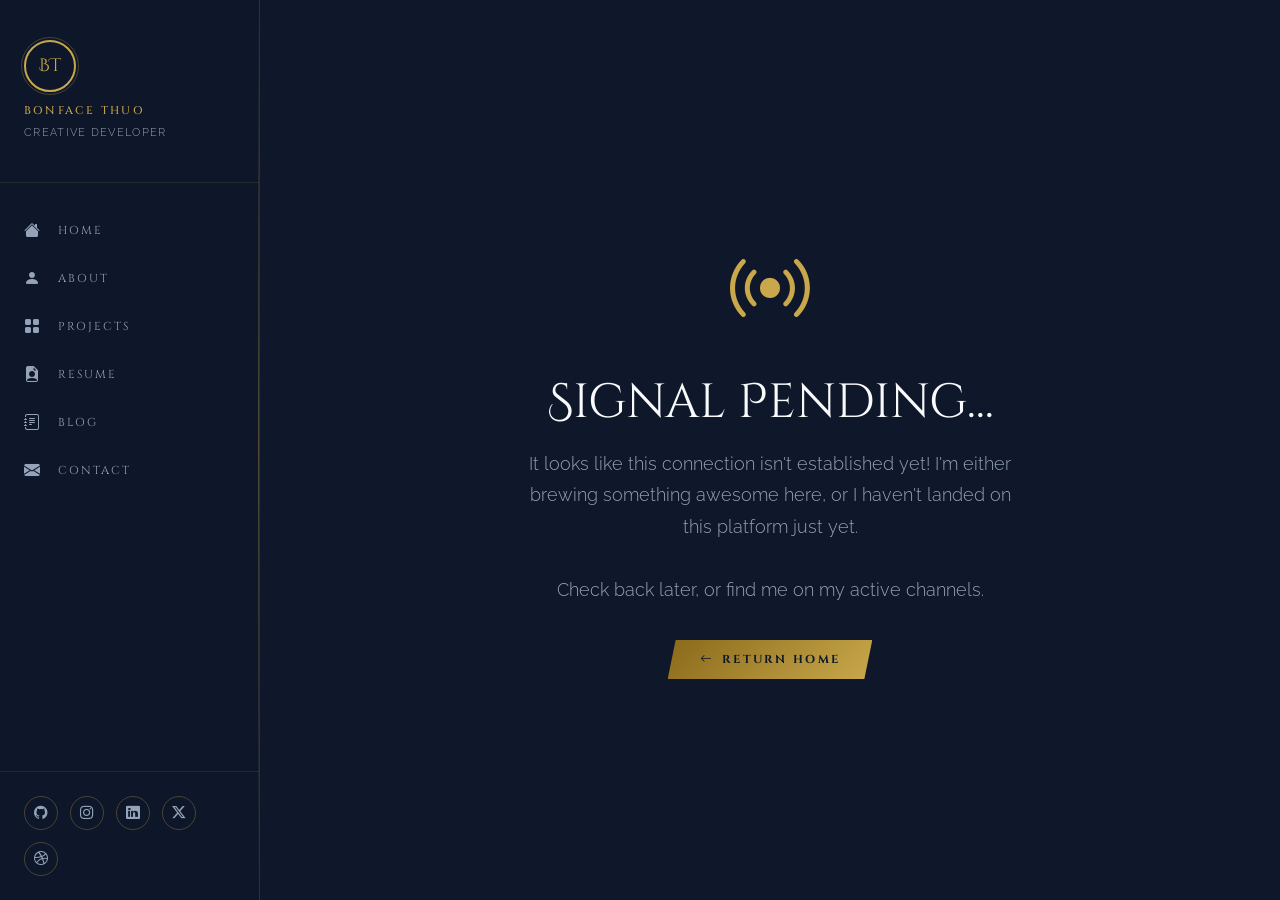
<file: coming-soon.html>
<!DOCTYPE html>
<html lang="en">
<head>
  <meta charset="UTF-8" />
  <meta name="viewport" content="width=device-width, initial-scale=1.0"/>
  <title>Coming Soon — Bonface Thuo</title>

  <meta name="description" content="This page is coming soon." />
  
  <link href="https://cdn.jsdelivr.net/npm/bootstrap@5.3.3/dist/css/bootstrap.min.css" rel="stylesheet"/>
  <link href="https://cdn.jsdelivr.net/npm/bootstrap-icons@1.11.3/font/bootstrap-icons.min.css" rel="stylesheet"/>
  <link rel="preconnect" href="https://fonts.googleapis.com">
  <link rel="preconnect" href="https://fonts.gstatic.com" crossorigin>
  <link href="https://fonts.googleapis.com/css2?family=Cinzel+Decorative:wght@700;900&family=Cinzel:wght@400;600;700&family=Raleway:ital,wght@0,300;0,400;0,600;1,300&display=swap" rel="stylesheet"/>
  <link href="https://cdn.jsdelivr.net/npm/aos@2.3.4/dist/aos.css" rel="stylesheet"/>
  
  <link rel="stylesheet" href="style.css">

  <script defer src="https://cdn.jsdelivr.net/npm/bootstrap@5.3.3/dist/js/bootstrap.bundle.min.js"></script>
  <script defer src="https://cdn.jsdelivr.net/npm/aos@2.3.4/dist/aos.js"></script>
  <script defer src="script.js"></script>

  <style>
    .cs-container {
      height: 100vh;
      display: flex;
      flex-direction: column;
      align-items: center;
      justify-content: center;
      text-align: center;
      position: relative;
      overflow: hidden;
    }
    .cs-icon {
      font-size: 5rem;
      color: var(--gold);
      margin-bottom: 1.5rem;
      animation: pulse 2s infinite;
    }
    .cs-title {
      font-family: 'Cinzel Decorative', serif;
      font-size: 3rem;
      color: var(--white);
      margin-bottom: 1rem;
    }
    .cs-text {
      font-size: 1.1rem;
      color: var(--muted);
      max-width: 500px;
      margin-bottom: 2.5rem;
      line-height: 1.8;
    }
    @keyframes pulse {
      0% { transform: scale(1); opacity: 1; }
      50% { transform: scale(1.1); opacity: 0.7; }
      100% { transform: scale(1); opacity: 1; }
    }
    .cs-bg-glow {
      position: absolute;
      width: 400px;
      height: 400px;
      background: radial-gradient(circle, rgba(14,165,233,0.15) 0%, transparent 70%);
      top: 50%;
      left: 50%;
      transform: translate(-50%, -50%);
      z-index: -1;
    }
  </style>
</head>
<body>

<div id="sb-overlay" onclick="closeSidebar()"></div>

<button id="sb-toggle" onclick="toggleSidebar()" aria-label="Toggle Sidebar">
  <i class="bi bi-list"></i>
</button>

<nav id="sidebar">
  <div class="sb-logo">
    <div class="monogram">BT</div>
    <h6>Bonface Thuo</h6>
    <p>Creative Developer</p>
  </div>

  <div class="sb-nav">
    <a href="index.html">
      <i class="bi bi-house-fill"></i> Home
    </a>
    <a href="about.html">
      <i class="bi bi-person-fill"></i> About
    </a>
    <a href="project.html">
      <i class="bi bi-grid-fill"></i> Projects
    </a>
    <a href="resume.html">
      <i class="bi bi-file-earmark-person-fill"></i> Resume
    </a>
    <a href="blog.html">
      <i class="bi bi-journal-text"></i> Blog
    </a>
    <a href="contact.html">
      <i class="bi bi-envelope-fill"></i> Contact
    </a>
  </div>

  <div class="sb-social">
    <a href="https://github.com/Bonface-3020" title="GitHub" target="_blank" aria-label="GitHub"><i class="bi bi-github"></i></a>
    <a href="https://www.instagram.com/alpha_bonnie_3020?igsh=MWN3YW5udHBidG1ybQ==" title="Instagram" target="_blank" aria-label="Instagram"><i class="bi bi-instagram"></i></a>
    <a href="https://www.linkedin.com/in/bonface-thuo-644722270?utm_source=share&utm_campaign=share_via&utm_content=profile&utm_medium=android_app" title="LinkedIn" target="_blank" aria-label="LinkedIn"><i class="bi bi-linkedin"></i></a>
    <a href="coming-soon.html" title="Twitter/X" aria-label="Twitter"><i class="bi bi-twitter-x"></i></a>
    <a href="coming-soon.html" title="Dribbble" aria-label="Dribbble"><i class="bi bi-dribbble"></i></a>
  </div>
</nav>

<main id="main-content">
  <section class="page" style="background: var(--black);">
    <div class="cs-container px-4">
      <div class="cs-bg-glow"></div>
      <i class="bi bi-broadcast cs-icon" data-aos="zoom-in"></i>
      <h1 class="cs-title" data-aos="fade-up" data-aos-delay="100">Signal Pending...</h1>
      <p class="cs-text" data-aos="fade-up" data-aos-delay="200">
        It looks like this connection isn't established yet! I'm either brewing something awesome here, or I haven't landed on this platform just yet. 
        <br><br>Check back later, or find me on my active channels.
      </p>
      <div data-aos="fade-up" data-aos-delay="300">
        <a href="index.html" class="btn-gold"><i class="bi bi-arrow-left me-2"></i>Return Home</a>
      </div>
    </div>
  </section>
</main>

</body>
</html>
</file>
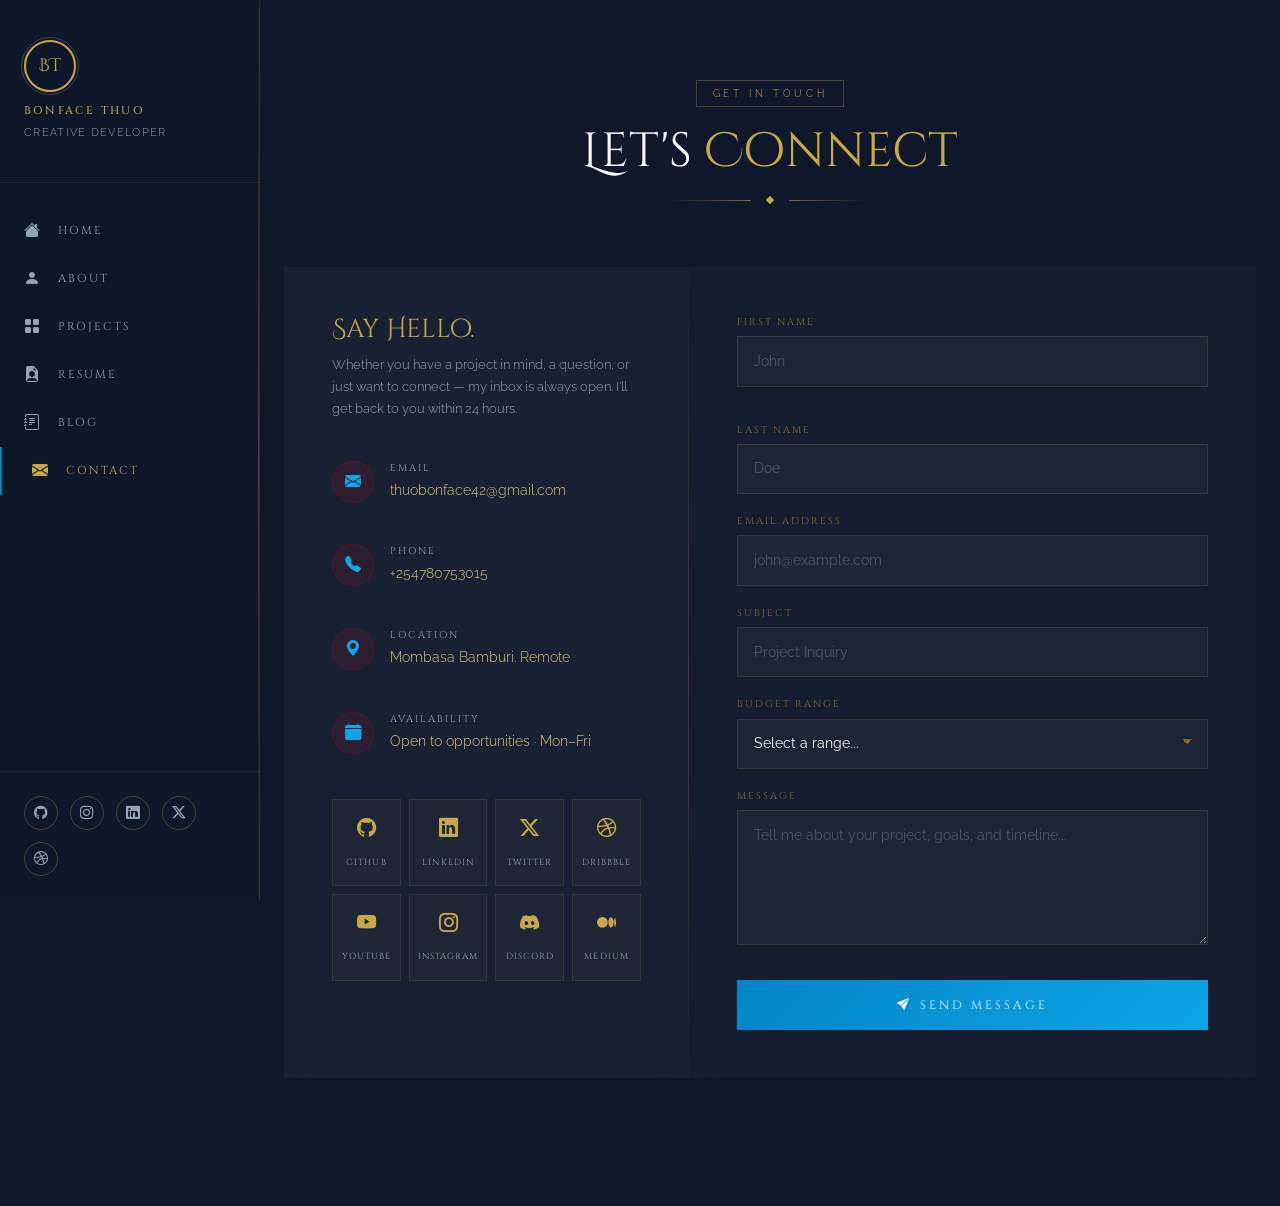
<file: contact.html>
<!DOCTYPE html>
<html lang="en">
<head>
  <meta charset="UTF-8" />
  <meta name="viewport" content="width=device-width, initial-scale=1.0"/>
  <title>Contact — Bonface Thuo</title>

  <!-- Meta Tags -->
  <meta name="description" content="Contact Bonface Thuo, a Full-Stack Developer and UI/UX Designer based in Mombasa." />
  <meta name="keywords" content="Bonface Thuo, Portfolio, Contact, Full-Stack Developer, UI/UX Designer, Hire Developer" />
  
  <!-- Open Graph -->
  <meta property="og:title" content="Contact — Bonface Thuo" />
  <meta property="og:description" content="Contact Bonface Thuo, a Full-Stack Developer and UI/UX Designer based in Mombasa." />
  <meta property="og:type" content="website" />
  
  <!-- Twitter Card -->
  <meta name="twitter:card" content="summary_large_image" />
  <meta name="twitter:title" content="Contact — Bonface Thuo" />
  <meta name="twitter:description" content="Contact Bonface Thuo, a Full-Stack Developer and UI/UX Designer based in Mombasa." />

  <!-- Bootstrap 5 -->
  <link href="https://cdn.jsdelivr.net/npm/bootstrap@5.3.3/dist/css/bootstrap.min.css" rel="stylesheet"/>
  <!-- Bootstrap Icons -->
  <link href="https://cdn.jsdelivr.net/npm/bootstrap-icons@1.11.3/font/bootstrap-icons.min.css" rel="stylesheet"/>
  <!-- Google Fonts -->
  <link rel="preconnect" href="https://fonts.googleapis.com">
  <link rel="preconnect" href="https://fonts.gstatic.com" crossorigin>
  <link href="https://fonts.googleapis.com/css2?family=Cinzel+Decorative:wght@700;900&family=Cinzel:wght@400;600;700&family=Raleway:ital,wght@0,300;0,400;0,600;1,300&display=swap" rel="stylesheet"/>
  <!-- AOS Animate on Scroll -->
  <link href="https://cdn.jsdelivr.net/npm/aos@2.3.4/dist/aos.css" rel="stylesheet"/>
  
  <link rel="stylesheet" href="style.css">

  <!-- Scripts -->
  <script defer src="https://cdn.jsdelivr.net/npm/bootstrap@5.3.3/dist/js/bootstrap.bundle.min.js"></script>
  <script defer src="https://cdn.jsdelivr.net/npm/aos@2.3.4/dist/aos.js"></script>
  <script defer src="script.js"></script>
</head>
<body>

<div id="sb-overlay" onclick="closeSidebar()"></div>

<button id="sb-toggle" onclick="toggleSidebar()" aria-label="Toggle Sidebar">
  <i class="bi bi-list"></i>
</button>

<nav id="sidebar">
  <div class="sb-logo">
    <div class="monogram">BT</div>
    <h6>Bonface Thuo</h6>
    <p>Creative Developer</p>
  </div>

  <div class="sb-nav">
    <a href="index.html">
      <i class="bi bi-house-fill"></i> Home
    </a>
    <a href="about.html">
      <i class="bi bi-person-fill"></i> About
    </a>
    <a href="project.html">
      <i class="bi bi-grid-fill"></i> Projects
    </a>
    <a href="resume.html">
      <i class="bi bi-file-earmark-person-fill"></i> Resume
    </a>
    <a href="blog.html">
      <i class="bi bi-journal-text"></i> Blog
    </a>
    <a href="contact.html" class="active">
      <i class="bi bi-envelope-fill"></i> Contact
    </a>
  </div>

  <div class="sb-social">
    <a href="https://github.com/Bonface-3020" title="GitHub" target="_blank" aria-label="GitHub"><i class="bi bi-github"></i></a>
    <a href="https://www.instagram.com/alpha_bonnie_3020?igsh=MWN3YW5udHBidG1ybQ==" title="Instagram" target="_blank" aria-label="Instagram"><i class="bi bi-instagram"></i></a>
    <a href="https://www.linkedin.com/in/bonface-thuo-644722270?utm_source=share&utm_campaign=share_via&utm_content=profile&utm_medium=android_app" title="LinkedIn" target="_blank" aria-label="LinkedIn"><i class="bi bi-linkedin"></i></a>
    <a href="coming-soon.html" title="Twitter/X" aria-label="Twitter"><i class="bi bi-twitter-x"></i></a>
    <a href="coming-soon.html" title="Dribbble" aria-label="Dribbble"><i class="bi bi-dribbble"></i></a>
  </div>
</nav>

<main id="main-content">
  <section id="page-contact" class="page">
    <div class="container-fluid px-0">
      <div class="section-header px-4" data-aos="fade-up">
        <span class="section-tag">Get In Touch</span>
        <h2 class="section-title">Let's <span>Connect</span></h2>
        <div class="title-line"><div class="diamond"></div></div>
      </div>

      <div class="contact-grid mx-4 mb-5" data-aos="fade-up">

        <!-- Left: Info -->
        <div class="contact-info">
          <h3 class="contact-info-title">Say Hello.</h3>
          <p class="contact-info-sub">
            Whether you have a project in mind, a question, or just want to connect — my inbox is always open. I'll get back to you within 24 hours.
          </p>

          <div class="info-item">
            <div class="info-icon"><i class="bi bi-envelope-fill"></i></div>
            <div>
              <p class="info-label">Email</p>
              <p class="info-value">thuobonface42@gmail.com</p>
            </div>
          </div>

          <div class="info-item">
            <div class="info-icon"><i class="bi bi-telephone-fill"></i></div>
            <div>
              <p class="info-label">Phone</p>
              <p class="info-value">+254780753015</p>
            </div>
          </div>

          <div class="info-item">
            <div class="info-icon"><i class="bi bi-geo-alt-fill"></i></div>
            <div>
              <p class="info-label">Location</p>
              <p class="info-value">Mombasa Bamburi. Remote</p>
            </div>
          </div>

          <div class="info-item">
            <div class="info-icon"><i class="bi bi-calendar-fill"></i></div>
            <div>
              <p class="info-label">Availability</p>
              <p class="info-value">Open to opportunities · Mon–Fri</p>
            </div>
          </div>

          <!-- Social Grid -->
          <div class="social-grid">
            <div class="social-card" onclick="window.open('https://github.com/Bonface-3020','_blank')">
              <i class="bi bi-github"></i>
              <span>GitHub</span>
            </div>
            <div class="social-card" onclick="window.open('https://www.linkedin.com/in/bonface-thuo-644722270?utm_source=share&utm_campaign=share_via&utm_content=profile&utm_medium=android_app','_blank')">
              <i class="bi bi-linkedin"></i>
              <span>LinkedIn</span>
            </div>
            <div class="social-card" onclick="window.location.href='coming-soon.html'">
              <i class="bi bi-twitter-x"></i>
              <span>Twitter</span>
            </div>
            <div class="social-card" onclick="window.location.href='coming-soon.html'">
              <i class="bi bi-dribbble"></i>
              <span>Dribbble</span>
            </div>
            <div class="social-card" onclick="window.location.href='coming-soon.html'">
              <i class="bi bi-youtube"></i>
              <span>YouTube</span>
            </div>
            <div class="social-card" onclick="window.open('https://www.instagram.com/alpha_bonnie_3020?igsh=MWN3YW5udHBidG1ybQ==','_blank')">
              <i class="bi bi-instagram"></i>
              <span>Instagram</span>
            </div>
            <div class="social-card" onclick="window.location.href='coming-soon.html'">
              <i class="bi bi-discord"></i>
              <span>Discord</span>
            </div>
            <div class="social-card" onclick="window.location.href='coming-soon.html'">
              <i class="bi bi-medium"></i>
              <span>Medium</span>
            </div>
          </div>
        </div>

        <!-- Right: Form -->
        <div class="contact-form-wrap">
          <div id="form-success" style="display:none; text-align:center; padding:3rem 0;">
            <i class="bi bi-check-circle-fill" style="font-size:3rem; color:var(--gold); display:block; margin-bottom:1rem;"></i>
            <h4 style="font-family:'Cinzel',serif; color:var(--gold); margin-bottom:.5rem;">Message Sent!</h4>
            <p style="color:var(--muted); font-size:.9rem;">Thank you for reaching out. I'll get back to you within 24 hours.</p>
            <button class="btn-submit" style="max-width:200px; margin:1.5rem auto 0;" onclick="resetForm()">Send Another</button>
          </div>

          <div id="contact-form">
            <div class="form-row">
              <div class="form-group">
                <label for="firstName" class="form-label-custom">First Name</label>
                <input type="text" id="firstName" class="form-control-custom" placeholder="John"/>
              </div>
              <div class="form-group">
                <label for="lastName" class="form-label-custom">Last Name</label>
                <input type="text" id="lastName" class="form-control-custom" placeholder="Doe"/>
              </div>
            </div>

            <div class="form-group">
              <label for="emailAddr" class="form-label-custom">Email Address</label>
              <input type="email" id="emailAddr" class="form-control-custom" placeholder="john@example.com"/>
            </div>

            <div class="form-group">
              <label for="subject" class="form-label-custom">Subject</label>
              <input type="text" id="subject" class="form-control-custom" placeholder="Project Inquiry"/>
            </div>

            <div class="form-group">
              <label for="budgetRange" class="form-label-custom">Budget Range</label>
              <select id="budgetRange" class="form-control-custom">
                <option value="" disabled selected style="background:var(--dark)">Select a range...</option>
                <option style="background:var(--dark)">Under Ksh 50,000</option>
                <option style="background:var(--dark)">Ksh 50,000 – Ksh 150,000</option>
                <option style="background:var(--dark)">Ksh 150,000 – Ksh 500,000</option>
                <option style="background:var(--dark)">Above Ksh 500,000</option>
                <option style="background:var(--dark)">Not sure yet</option>
              </select>
            </div>

            <div class="form-group">
              <label for="message" class="form-label-custom">Message</label>
              <textarea id="message" class="form-control-custom" rows="5" placeholder="Tell me about your project, goals, and timeline..."></textarea>
            </div>

            <button class="btn-submit" onclick="submitForm()">
              <i class="bi bi-send-fill me-2"></i>Send Message
            </button>
          </div>
        </div>
      </div>
    </div>
    </div>
  </section>
</main>
</body>
</html>
</file>
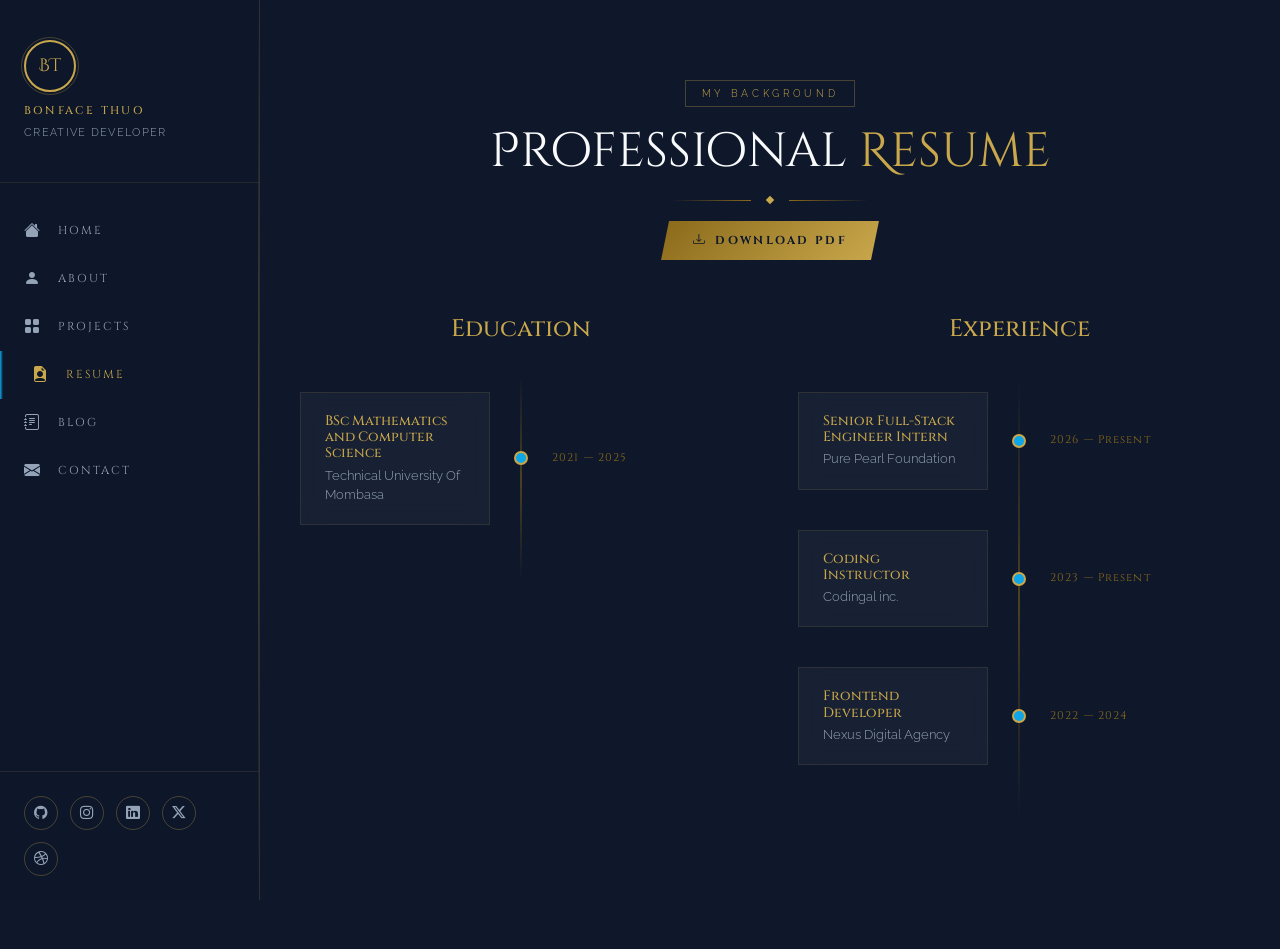
<file: resume.html>
<!DOCTYPE html>
<html lang="en">
<head>
  <meta charset="UTF-8" />
  <meta name="viewport" content="width=device-width, initial-scale=1.0"/>
  <title>Resume — Bonface Thuo</title>

  <!-- Meta Tags -->
  <meta name="description" content="Resume of Bonface Thuo, a Full-Stack Developer and UI/UX Designer based in Mombasa." />
  <meta name="keywords" content="Bonface Thuo, Resume, CV, Full-Stack Developer, UI/UX Designer" />
  
  <!-- Open Graph -->
  <meta property="og:title" content="Resume — Bonface Thuo" />
  <meta property="og:description" content="Resume of Bonface Thuo, a Full-Stack Developer and UI/UX Designer." />
  <meta property="og:type" content="website" />
  
  <!-- Twitter Card -->
  <meta name="twitter:card" content="summary_large_image" />
  <meta name="twitter:title" content="Resume — Bonface Thuo" />
  <meta name="twitter:description" content="Resume of Bonface Thuo, a Full-Stack Developer and UI/UX Designer." />

  <!-- Bootstrap 5 -->
  <link href="https://cdn.jsdelivr.net/npm/bootstrap@5.3.3/dist/css/bootstrap.min.css" rel="stylesheet"/>
  <!-- Bootstrap Icons -->
  <link href="https://cdn.jsdelivr.net/npm/bootstrap-icons@1.11.3/font/bootstrap-icons.min.css" rel="stylesheet"/>
  <!-- Google Fonts -->
  <link rel="preconnect" href="https://fonts.googleapis.com">
  <link rel="preconnect" href="https://fonts.gstatic.com" crossorigin>
  <link href="https://fonts.googleapis.com/css2?family=Cinzel+Decorative:wght@700;900&family=Cinzel:wght@400;600;700&family=Raleway:ital,wght@0,300;0,400;0,600;1,300&display=swap" rel="stylesheet"/>
  <!-- AOS Animate on Scroll -->
  <link href="https://cdn.jsdelivr.net/npm/aos@2.3.4/dist/aos.css" rel="stylesheet"/>
  
  <link rel="stylesheet" href="style.css">

  <!-- Scripts -->
  <script defer src="https://cdn.jsdelivr.net/npm/bootstrap@5.3.3/dist/js/bootstrap.bundle.min.js"></script>
  <script defer src="https://cdn.jsdelivr.net/npm/aos@2.3.4/dist/aos.js"></script>
  <script defer src="script.js"></script>
</head>
<body>

<div id="sb-overlay" onclick="closeSidebar()"></div>

<button id="sb-toggle" onclick="toggleSidebar()" aria-label="Toggle Sidebar">
  <i class="bi bi-list"></i>
</button>

<nav id="sidebar">
  <div class="sb-logo">
    <div class="monogram">BT</div>
    <h6>Bonface Thuo</h6>
    <p>Creative Developer</p>
  </div>

  <div class="sb-nav">
    <a href="index.html">
      <i class="bi bi-house-fill"></i> Home
    </a>
    <a href="about.html">
      <i class="bi bi-person-fill"></i> About
    </a>
    <a href="project.html">
      <i class="bi bi-grid-fill"></i> Projects
    </a>
    <a href="resume.html" class="active">
      <i class="bi bi-file-earmark-person-fill"></i> Resume
    </a>
    <a href="blog.html">
      <i class="bi bi-journal-text"></i> Blog
    </a>
    <a href="contact.html">
      <i class="bi bi-envelope-fill"></i> Contact
    </a>
  </div>

  <div class="sb-social">
    <a href="https://github.com/Bonface-3020" title="GitHub" target="_blank" aria-label="GitHub"><i class="bi bi-github"></i></a>
    <a href="https://www.instagram.com/alpha_bonnie_3020?igsh=MWN3YW5udHBidG1ybQ==" title="Instagram" target="_blank" aria-label="Instagram"><i class="bi bi-instagram"></i></a>
    <a href="https://www.linkedin.com/in/bonface-thuo-644722270?utm_source=share&utm_campaign=share_via&utm_content=profile&utm_medium=android_app" title="LinkedIn" target="_blank" aria-label="LinkedIn"><i class="bi bi-linkedin"></i></a>
    <a href="coming-soon.html" title="Twitter/X" aria-label="Twitter"><i class="bi bi-twitter-x"></i></a>
    <a href="coming-soon.html" title="Dribbble" aria-label="Dribbble"><i class="bi bi-dribbble"></i></a>
  </div>
</nav>

<main id="main-content">
  <section id="page-resume" class="page" style="background: var(--black); padding: 5rem 0;">
    <div class="container-fluid px-4">
      <div class="section-header" data-aos="fade-up">
        <span class="section-tag">My Background</span>
        <h2 class="section-title">Professional <span>Resume</span></h2>
        <div class="title-line"><div class="diamond"></div></div>
        <div class="mt-4">
          <a href="Bonface_Resume.pdf" download="Bonface_Thuo_Resume.pdf" class="btn-gold"><i class="bi bi-download me-2"></i>Download PDF</a>
        </div>
      </div>

      <div class="row">
        <!-- Education -->
        <div class="col-lg-6 mb-5" data-aos="fade-right">
          <h3 class="about-heading" style="text-align: center; margin-bottom: 2rem;">Education</h3>
          <div class="timeline" style="padding: 1rem;">
            <div class="tl-item">
              <div class="tl-content" style="width: 100%;">
                <h5>BSc Mathematics and Computer Science</h5>
                <p>Technical University Of Mombasa</p>
              </div>
              <div class="tl-dot"></div>
              <div class="tl-date">2021 — 2025</div>
            </div>
          </div>
        </div>

        <!-- Experience -->
        <div class="col-lg-6 mb-5" data-aos="fade-left">
          <h3 class="about-heading" style="text-align: center; margin-bottom: 2rem;">Experience</h3>
          <div class="timeline" style="padding: 1rem;">
            <div class="tl-item">
              <div class="tl-content" style="width: 100%;">
                <h5>Senior Full-Stack Engineer Intern</h5>
                <p>Pure Pearl Foundation</p>
              </div>
              <div class="tl-dot"></div>
              <div class="tl-date">2026 — Present</div>
            </div>
            <div class="tl-item">
              <div class="tl-content" style="width: 100%;">
                <h5>Coding Instructor</h5>
                <p>Codingal inc.</p>
              </div>
              <div class="tl-dot"></div>
              <div class="tl-date">2023 — Present</div>
            </div>
            <div class="tl-item">
              <div class="tl-content" style="width: 100%;">
                <h5>Frontend Developer</h5>
                <p>Nexus Digital Agency</p>
              </div>
              <div class="tl-dot"></div>
              <div class="tl-date">2022 — 2024</div>
            </div>
          </div>
        </div>
      </div>

    </div>
  </section>
</main>

</body>
</html>
</file>
<file: style.css>
/* ─── DESIGN TOKENS ─────────────────────────────────── */
:root {
  --black:   #0f172a;
  --dark:    #1e293b;
  --panel:   rgba(30, 41, 59, 0.6);
  --red:     #0ea5e9;
  --red-dim: #0284c7;
  --gold:    #c9a84c;
  --gold-lt: #e8c97a;
  --gold-dk: #8a6a1a;
  --white:   #f8fafc;
  --muted:   #94a3b8;
  --sidebar-w: 260px;
  --transition: .35s cubic-bezier(.4,0,.2,1);
}

/* ─── RESET & BASE ──────────────────────────────────── */
*, *::before, *::after { box-sizing: border-box; margin: 0; padding: 0; }
html { scroll-behavior: smooth; }
body {
  background: var(--black);
  color: var(--white);
  font-family: 'Raleway', sans-serif;
  font-weight: 300;
  overflow-x: hidden;
}
h1,h2,h3,h4,h5 { font-family: 'Cinzel', serif; }
a { text-decoration: none; color: inherit; }
::selection { background: var(--gold); color: var(--black); }

/* ─── SCROLLBAR ──────────────────────────────────────── */
::-webkit-scrollbar { width: 4px; }
::-webkit-scrollbar-track { background: var(--dark); }
::-webkit-scrollbar-thumb { background: var(--gold-dk); border-radius: 2px; }

/* ─── SIDEBAR ────────────────────────────────────────── */
#sidebar {
  position: fixed;
  top: 0; left: 0;
  width: var(--sidebar-w);
  height: 100vh;
  height: 100dvh;
  background: rgba(15, 23, 42, 0.85);
  backdrop-filter: blur(16px);
  -webkit-backdrop-filter: blur(16px);
  border-right: 1px solid rgba(201,168,76,.18);
  display: flex;
  flex-direction: column;
  z-index: 1000;
  transition: transform var(--transition);
  overflow-y: auto;
  scrollbar-width: none; /* Hide for Firefox */
}
#sidebar::-webkit-scrollbar { display: none; } /* Hide for Chrome/Safari */

#sidebar::after {
  content: '';
  position: absolute;
  top: 0; right: 0;
  width: 1px; height: 100%;
  background: linear-gradient(to bottom, transparent, var(--gold), transparent);
  opacity: .35;
  pointer-events: none;
}

/* Logo */
.sb-logo {
  padding: 2.5rem 1.5rem 1.5rem;
  border-bottom: 1px solid rgba(201,168,76,.12);
  flex-shrink: 0;
}
.sb-logo .monogram {
  width: 52px; height: 52px;
  border: 2px solid var(--gold);
  border-radius: 50%;
  display: flex; align-items: center; justify-content: center;
  font-family: 'Cinzel Decorative', serif;
  font-size: 1.1rem;
  color: var(--gold);
  margin-bottom: .75rem;
  position: relative;
}
.sb-logo .monogram::before {
  content: '';
  position: absolute; inset: -5px;
  border-radius: 50%;
  border: 1px solid rgba(201,168,76,.3);
}
.sb-logo h6 {
  font-family: 'Cinzel', serif;
  font-size: .7rem;
  letter-spacing: .2em;
  color: var(--gold);
  text-transform: uppercase;
}
.sb-logo p {
  font-size: .68rem;
  color: var(--muted);
  letter-spacing: .12em;
  text-transform: uppercase;
  margin-top: .15rem;
}

/* Nav links */
.sb-nav { flex: 1; padding: 1.5rem 0; }
.sb-nav a {
  display: flex;
  align-items: center;
  gap: .85rem;
  padding: .75rem 1.5rem;
  font-family: 'Cinzel', serif;
  font-size: .72rem;
  letter-spacing: .18em;
  text-transform: uppercase;
  color: var(--muted);
  transition: all var(--transition);
  position: relative;
  cursor: pointer;
}
.sb-nav a::before {
  content: '';
  position: absolute;
  left: 0; top: 0; bottom: 0;
  width: 0;
  background: linear-gradient(to right, var(--red), transparent);
  transition: width var(--transition);
}
.sb-nav a:hover, .sb-nav a.active {
  color: var(--gold-lt);
  padding-left: 2rem;
}
.sb-nav a:hover::before, .sb-nav a.active::before { width: 3px; }
.sb-nav a.active { color: var(--gold); }
.sb-nav a i { font-size: 1rem; min-width: 20px; }

/* Social links at bottom */
.sb-social {
  padding: 1.5rem;
  border-top: 1px solid rgba(201,168,76,.12);
  display: flex; gap: .75rem;
  flex-wrap: wrap;
}
.sb-social a {
  width: 34px; height: 34px;
  flex-shrink: 0;
  border: 1px solid rgba(201,168,76,.3);
  border-radius: 50%;
  display: flex; align-items: center; justify-content: center;
  font-size: .85rem;
  color: var(--muted);
  transition: all var(--transition);
}
.sb-social a:hover {
  border-color: var(--gold);
  color: var(--gold);
  background: rgba(201,168,76,.08);
}

/* Mobile toggle */
#sb-toggle {
  display: none;
  position: fixed;
  top: 1rem; left: 1rem;
  z-index: 1100;
  width: 42px; height: 42px;
  background: var(--dark);
  border: 1px solid rgba(201,168,76,.3);
  border-radius: 8px;
  align-items: center; justify-content: center;
  cursor: pointer;
  color: var(--gold);
  font-size: 1.2rem;
}
#sb-overlay {
  display: none;
  position: fixed; inset: 0;
  background: rgba(0,0,0,.7);
  z-index: 999;
}

/* ─── MAIN CONTENT ────────────────────────────────────── */
#main-content {
  margin-left: var(--sidebar-w);
  min-height: 100vh;
}

/* ─── PAGES ──────────────────────────────────────────── */
.page { min-height: 100vh; }

/* ══════════════════════════════════════════════════
   PAGE 1 — HOME
══════════════════════════════════════════════════ */
#page-home {
  position: relative;
  height: 100vh;
  overflow: hidden;
}
#particles-js {
  position: absolute; inset: 0;
  z-index: 0;
}
.hero-bg {
  position: absolute; inset: 0;
  background:
    linear-gradient(135deg, rgba(15,23,42,.95) 0%, rgba(14,165,233,.25) 50%, rgba(15,23,42,.98) 100%),
    url('https://images.unsplash.com/photo-1517180102446-f3ece451e9d8?w=1600&q=80') center/cover no-repeat;
  z-index: 1;
  filter: blur(6px) brightness(0.5);
  transform: scale(1.05); /* Prevent blur edges from showing */
}
.hero-bg::after {
  content: '';
  position: absolute; inset: 0;
  background: radial-gradient(ellipse at center, rgba(0,0,0,0) 20%, var(--black) 100%);
}
.hero-content {
  position: relative; z-index: 2;
  height: 100%;
  display: flex; flex-direction: column;
  align-items: center; justify-content: center;
  text-align: center;
  padding: 2rem;
  text-shadow: 0 4px 12px rgba(0,0,0,0.5);
}

/* Animated name */
.hero-eyebrow {
  font-family: 'Cinzel', serif;
  font-size: .75rem;
  letter-spacing: .4em;
  color: var(--gold);
  text-transform: uppercase;
  opacity: 0;
  animation: fadeUp .6s .3s ease forwards;
}
.hero-name {
  font-family: 'Cinzel Decorative', serif;
  font-size: clamp(2.5rem, 6vw, 5rem);
  font-weight: 900;
  line-height: 1.05;
  background: linear-gradient(135deg, var(--white) 30%, var(--gold) 60%, var(--red) 100%);
  -webkit-background-clip: text;
  -webkit-text-fill-color: transparent;
  background-clip: text;
  opacity: 0;
  animation: fadeUp .8s .6s ease forwards;
  position: relative;
}
.hero-name::after {
  content: attr(data-text);
  position: absolute;
  inset: 0;
  background: linear-gradient(135deg, var(--white) 30%, var(--gold) 60%, var(--red) 100%);
  -webkit-background-clip: text;
  -webkit-text-fill-color: transparent;
  background-clip: text;
  filter: blur(20px);
  opacity: .4;
}

.hero-divider {
  display: flex; align-items: center; gap: 1rem;
  margin: 1rem 0;
  opacity: 0;
  animation: fadeUp .6s .9s ease forwards;
}
.hero-divider span { width: 60px; height: 1px; background: var(--gold); opacity: .6; }
.hero-divider .diamond {
  width: 8px; height: 8px;
  background: var(--gold);
  transform: rotate(45deg);
}

.hero-profession {
  font-family: 'Cinzel', serif;
  font-size: clamp(.9rem, 2vw, 1.3rem);
  letter-spacing: .25em;
  color: var(--white);
  text-transform: uppercase;
  opacity: 0;
  animation: fadeUp .6s 1s ease forwards;
}
.hero-profession .typed-cursor { color: var(--red); }

.hero-tagline {
  margin-top: 1.25rem;
  font-size: .9rem;
  color: var(--muted);
  letter-spacing: .08em;
  max-width: 480px;
  opacity: 0;
  animation: fadeUp .6s 1.2s ease forwards;
}

.hero-cta {
  margin-top: 2.5rem;
  display: flex; gap: 1rem; flex-wrap: wrap; justify-content: center;
  opacity: 0;
  animation: fadeUp .6s 1.4s ease forwards;
}
.btn-gold {
  padding: .75rem 2rem;
  background: linear-gradient(135deg, var(--gold-dk), var(--gold));
  color: var(--black);
  font-family: 'Cinzel', serif;
  font-size: .72rem;
  letter-spacing: .2em;
  text-transform: uppercase;
  border: none;
  cursor: pointer;
  clip-path: polygon(8px 0%, 100% 0%, calc(100% - 8px) 100%, 0% 100%);
  transition: all var(--transition);
  font-weight: 700;
}
.btn-gold:hover {
  background: linear-gradient(135deg, var(--gold), var(--gold-lt));
  transform: translateY(-2px);
  box-shadow: 0 8px 24px rgba(201,168,76,.35);
}
.btn-outline-gold {
  padding: .75rem 2rem;
  background: transparent;
  color: var(--gold);
  font-family: 'Cinzel', serif;
  font-size: .72rem;
  letter-spacing: .2em;
  text-transform: uppercase;
  border: 1px solid var(--gold);
  cursor: pointer;
  clip-path: polygon(8px 0%, 100% 0%, calc(100% - 8px) 100%, 0% 100%);
  transition: all var(--transition);
}
.btn-outline-gold:hover {
  background: rgba(201,168,76,.1);
  transform: translateY(-2px);
}

/* Scroll indicator */
.scroll-hint {
  position: absolute; bottom: 2rem; left: 50%; transform: translateX(-50%);
  z-index: 2;
  display: flex; flex-direction: column; align-items: center; gap: .5rem;
  opacity: 0;
  animation: fadeIn 1s 2s ease forwards;
}
.scroll-hint span { font-size: .6rem; letter-spacing: .25em; color: var(--muted); text-transform: uppercase; }
.scroll-wheel {
  width: 20px; height: 32px;
  border: 1px solid rgba(201,168,76,.4);
  border-radius: 10px;
  position: relative;
}
.scroll-wheel::before {
  content: '';
  position: absolute; top: 5px; left: 50%; transform: translateX(-50%);
  width: 3px; height: 6px;
  background: var(--gold);
  border-radius: 2px;
  animation: scrollDot 1.5s infinite;
}

/* Stats bar */
.hero-stats {
  position: absolute;
  bottom: 0; left: 0; right: 0;
  z-index: 2;
  background: rgba(30, 41, 59, 0.7);
  backdrop-filter: blur(10px);
  border-top: 1px solid rgba(201,168,76,.15);
  display: flex;
  justify-content: center;
}
.stat-item {
  padding: 1.2rem 2.5rem;
  text-align: center;
  border-right: 1px solid rgba(201,168,76,.1);
}
.stat-item:last-child { border-right: none; }
.stat-num {
  font-family: 'Cinzel Decorative', serif;
  font-size: 1.6rem;
  color: var(--gold);
  line-height: 1;
}
.stat-label { font-size: .62rem; letter-spacing: .18em; color: var(--muted); text-transform: uppercase; margin-top: .25rem; }

/* ══════════════════════════════════════════════════
   PAGE 2 — ABOUT
══════════════════════════════════════════════════ */
#page-about { background: var(--black); padding: 5rem 0; }

.section-header { text-align: center; margin-bottom: 4rem; }
.section-tag {
  display: inline-block;
  font-size: .65rem;
  letter-spacing: .35em;
  text-transform: uppercase;
  color: var(--gold);
  border: 1px solid rgba(201,168,76,.3);
  padding: .3rem 1rem;
  margin-bottom: 1rem;
}
.section-title {
  font-family: 'Cinzel Decorative', serif;
  font-size: clamp(1.8rem, 4vw, 3rem);
  color: var(--white);
}
.section-title span { color: var(--gold); }
.title-line {
  display: flex; align-items: center; justify-content: center; gap: 1rem;
  margin-top: 1rem;
}
.title-line::before, .title-line::after {
  content: ''; flex: 1; max-width: 80px;
  height: 1px; background: linear-gradient(to right, transparent, var(--gold-dk));
}
.title-line::after { background: linear-gradient(to left, transparent, var(--gold-dk)); }
.title-line .diamond { width: 6px; height: 6px; background: var(--gold); transform: rotate(45deg); }

/* About blocks */
.about-block {
  display: grid;
  grid-template-columns: 1fr 1fr;
  gap: 0;
  margin-bottom: 0;
  border-bottom: 1px solid rgba(201,168,76,.08);
}
.about-img-wrap {
  position: relative;
  overflow: hidden;
  min-height: 420px;
}
.about-img-wrap img {
  width: 100%; height: 100%;
  object-fit: cover;
  transition: transform .8s ease;
  filter: grayscale(30%) contrast(1.05);
}
.about-img-wrap:hover img { transform: scale(1.04); }
.about-img-wrap::after {
  content: '';
  position: absolute; inset: 0;
  background: linear-gradient(135deg, rgba(192,0,26,.18), rgba(201,168,76,.08));
}
.about-img-border {
  position: absolute;
  top: 16px; left: 16px; right: 16px; bottom: 16px;
  border: 1px solid rgba(201,168,76,.3);
  z-index: 1;
  pointer-events: none;
}
.about-text-wrap {
  background: var(--panel);
  backdrop-filter: blur(12px);
  -webkit-backdrop-filter: blur(12px);
  padding: 3.5rem 3rem;
  display: flex; flex-direction: column; justify-content: center;
  position: relative;
}
.about-text-wrap::before {
  content: '';
  position: absolute; top: 0; left: 0;
  width: 3px; height: 100%;
  background: linear-gradient(to bottom, var(--red), var(--gold));
}
.about-tag {
  font-size: .62rem; letter-spacing: .3em;
  text-transform: uppercase;
  color: var(--red);
  margin-bottom: 1rem;
}
.about-heading {
  font-family: 'Cinzel', serif;
  font-size: 1.5rem;
  color: var(--gold);
  margin-bottom: 1rem;
}
.about-text {
  font-size: .92rem;
  line-height: 1.9;
  color: rgba(245,240,232,.7);
  margin-bottom: 1.25rem;
}
.about-skills-list {
  display: flex; flex-wrap: wrap; gap: .5rem;
  margin-top: 1rem;
}
.skill-badge {
  font-family: 'Cinzel', serif;
  font-size: .62rem;
  letter-spacing: .12em;
  color: var(--gold-lt);
  border: 1px solid rgba(201,168,76,.25);
  padding: .3rem .85rem;
  text-transform: uppercase;
  transition: all var(--transition);
}
.skill-badge:hover {
  background: rgba(201,168,76,.08);
  border-color: var(--gold);
}

/* Timeline */
.timeline { position: relative; padding: 3rem 2rem; }
.timeline::before {
  content: '';
  position: absolute; left: 50%; top: 0; bottom: 0;
  width: 1px;
  background: linear-gradient(to bottom, transparent, var(--gold-dk), transparent);
  transform: translateX(-50%);
}
.tl-item {
  display: grid; grid-template-columns: 1fr auto 1fr;
  gap: 1.5rem; margin-bottom: 2.5rem; align-items: center;
}
.tl-content {
  background: var(--panel);
  backdrop-filter: blur(12px);
  -webkit-backdrop-filter: blur(12px);
  border: 1px solid rgba(201,168,76,.12);
  padding: 1.25rem 1.5rem;
  position: relative;
}
.tl-content h5 {
  font-family: 'Cinzel', serif;
  font-size: .85rem;
  color: var(--gold);
  margin-bottom: .25rem;
}
.tl-content p {
  font-size: .8rem;
  color: var(--muted);
  margin: 0;
}
.tl-dot {
  width: 14px; height: 14px;
  background: var(--red);
  border: 2px solid var(--gold);
  border-radius: 50%;
  position: relative; z-index: 1;
}
.tl-date {
  font-family: 'Cinzel', serif;
  font-size: .7rem;
  color: var(--gold-dk);
  letter-spacing: .1em;
}
.tl-item.right .tl-content { order: 3; }
.tl-item.right .tl-date { order: 1; text-align: right; }

/* ══════════════════════════════════════════════════
   PAGE 3 — PROJECTS
══════════════════════════════════════════════════ */
#page-projects { background: var(--black); padding: 5rem 0; }

.filter-bar {
  display: flex; justify-content: center; gap: .5rem;
  margin-bottom: 3rem; flex-wrap: wrap;
}
.filter-btn {
  font-family: 'Cinzel', serif;
  font-size: .65rem;
  letter-spacing: .18em;
  text-transform: uppercase;
  padding: .5rem 1.25rem;
  background: transparent;
  border: 1px solid rgba(201,168,76,.2);
  color: var(--muted);
  cursor: pointer;
  transition: all var(--transition);
}
.filter-btn.active, .filter-btn:hover {
  background: rgba(192,0,26,.15);
  border-color: var(--red);
  color: var(--white);
}

/* Project cards */
.project-card {
  background: var(--panel);
  backdrop-filter: blur(12px);
  -webkit-backdrop-filter: blur(12px);
  border: 1px solid rgba(201,168,76,.1);
  height: 100%;
  display: flex; flex-direction: column;
  overflow: hidden;
  transition: all var(--transition);
  position: relative;
}
.project-card::before {
  content: '';
  position: absolute;
  inset: 0;
  background: linear-gradient(135deg, rgba(192,0,26,.05), rgba(201,168,76,.03));
  opacity: 0;
  transition: opacity var(--transition);
}
.project-card:hover {
  transform: translateY(-6px);
  border-color: rgba(201,168,76,.35);
  box-shadow: 0 20px 40px rgba(0,0,0,.5), 0 0 0 1px rgba(201,168,76,.08);
}
.project-card:hover::before { opacity: 1; }

.card-img-wrap {
  position: relative;
  height: 200px;
  overflow: hidden;
}
.card-img-wrap img {
  width: 100%; height: 100%;
  object-fit: cover;
  transition: transform .8s ease;
  filter: grayscale(20%);
}
.project-card:hover .card-img-wrap img { transform: scale(1.08); }
.card-img-overlay {
  position: absolute; inset: 0;
  background: linear-gradient(to bottom, transparent 40%, var(--panel) 100%);
}
.card-category {
  position: absolute; top: 12px; left: 12px;
  font-family: 'Cinzel', serif;
  font-size: .58rem;
  letter-spacing: .2em;
  text-transform: uppercase;
  background: var(--red);
  color: var(--white);
  padding: .25rem .7rem;
}
.card-body-custom {
  flex: 1;
  padding: 1.5rem;
  display: flex; flex-direction: column;
}
.card-title-custom {
  font-family: 'Cinzel', serif;
  font-size: 1rem;
  color: var(--gold-lt);
  margin-bottom: .5rem;
}
.card-desc {
  font-size: .83rem;
  color: rgba(245,240,232,.65);
  line-height: 1.7;
  flex: 1;
}
.card-tags {
  display: flex; flex-wrap: wrap; gap: .35rem;
  margin-top: 1rem;
}
.tag {
  font-size: .6rem;
  letter-spacing: .1em;
  color: var(--gold-dk);
  border: 1px solid rgba(201,168,76,.15);
  padding: .15rem .5rem;
  text-transform: uppercase;
}
.card-actions {
  display: flex; gap: .75rem;
  padding: 1rem 1.5rem 1.5rem;
  border-top: 1px solid rgba(201,168,76,.08);
}
.btn-card-primary {
  flex: 1;
  padding: .55rem;
  background: linear-gradient(135deg, var(--red-dim), var(--red));
  color: var(--white);
  font-family: 'Cinzel', serif;
  font-size: .62rem;
  letter-spacing: .15em;
  text-transform: uppercase;
  border: none;
  cursor: pointer;
  transition: all var(--transition);
  display: flex; align-items: center; justify-content: center; gap: .4rem;
}
.btn-card-primary:hover { background: linear-gradient(135deg, var(--red), #e8001f); }
.btn-card-secondary {
  flex: 1;
  padding: .55rem;
  background: transparent;
  color: var(--gold);
  font-family: 'Cinzel', serif;
  font-size: .62rem;
  letter-spacing: .15em;
  text-transform: uppercase;
  border: 1px solid rgba(201,168,76,.3);
  cursor: pointer;
  transition: all var(--transition);
  display: flex; align-items: center; justify-content: center; gap: .4rem;
}
.btn-card-secondary:hover { background: rgba(201,168,76,.08); border-color: var(--gold); }

/* ══════════════════════════════════════════════════
   PAGE 4 — CONTACT
══════════════════════════════════════════════════ */
#page-contact { background: var(--black); padding: 5rem 0; }

.contact-grid { display: grid; grid-template-columns: 1fr 1.4fr; gap: 0; }

.contact-info {
  background: var(--panel);
  backdrop-filter: blur(12px);
  -webkit-backdrop-filter: blur(12px);
  padding: 3rem;
  position: relative;
}
.contact-info::before {
  content: '';
  position: absolute; top: 0; right: 0;
  width: 1px; height: 100%;
  background: linear-gradient(to bottom, transparent, var(--gold-dk), transparent);
  opacity: .4;
}
.contact-info-title {
  font-family: 'Cinzel Decorative', serif;
  font-size: 1.6rem;
  color: var(--gold);
  margin-bottom: .5rem;
}
.contact-info-sub {
  font-size: .82rem;
  color: var(--muted);
  line-height: 1.7;
  margin-bottom: 2.5rem;
}

.info-item {
  display: flex; align-items: flex-start; gap: 1rem;
  margin-bottom: 1.75rem;
}
.info-icon {
  width: 42px; height: 42px;
  background: rgba(192,0,26,.12);
  border: 1px solid rgba(192,0,26,.3);
  border-radius: 50%;
  display: flex; align-items: center; justify-content: center;
  color: var(--red);
  font-size: 1rem;
  flex-shrink: 0;
}
.info-label {
  font-family: 'Cinzel', serif;
  font-size: .62rem;
  letter-spacing: .2em;
  color: var(--muted);
  text-transform: uppercase;
  margin-bottom: .2rem;
}
.info-value { font-size: .9rem; color: var(--gold-lt); }

.social-grid {
  display: grid; grid-template-columns: repeat(4, 1fr);
  gap: .5rem; margin-top: 2rem;
}
.social-card {
  background: rgba(201,168,76,.04);
  border: 1px solid rgba(201,168,76,.12);
  padding: .85rem .5rem;
  text-align: center;
  cursor: pointer;
  transition: all var(--transition);
}
.social-card:hover {
  background: rgba(192,0,26,.1);
  border-color: var(--red);
  transform: translateY(-3px);
}
.social-card i { font-size: 1.2rem; color: var(--gold); margin-bottom: .3rem; display: block; }
.social-card span { font-family: 'Cinzel', serif; font-size: .55rem; letter-spacing: .12em; color: var(--muted); text-transform: uppercase; }

/* Contact form */
.contact-form-wrap {
  background: rgba(30, 41, 59, 0.4);
  backdrop-filter: blur(12px);
  -webkit-backdrop-filter: blur(12px);
  padding: 3rem;
}
.form-label-custom {
  font-family: 'Cinzel', serif;
  font-size: .62rem;
  letter-spacing: .2em;
  color: var(--gold-dk);
  text-transform: uppercase;
  margin-bottom: .4rem;
  display: block;
}
.form-control-custom {
  width: 100%;
  background: rgba(255,255,255,.03);
  border: 1px solid rgba(201,168,76,.15);
  border-radius: 0;
  color: var(--white);
  padding: .85rem 1rem;
  font-family: 'Raleway', sans-serif;
  font-size: .88rem;
  transition: all var(--transition);
  outline: none;
  appearance: none;
  -webkit-appearance: none;
  -moz-appearance: none;
}
/* Custom Arrow for Select */
select.form-control-custom {
  background-image: linear-gradient(45deg, transparent 50%, var(--gold-dk) 50%), 
                    linear-gradient(135deg, var(--gold-dk) 50%, transparent 50%);
  background-position: calc(100% - 20px) calc(1em + 5px),
                       calc(100% - 15px) calc(1em + 5px);
  background-size: 5px 5px, 5px 5px;
  background-repeat: no-repeat;
  padding-right: 3rem;
  cursor: pointer;
}
select.form-control-custom:focus {
  background-image: linear-gradient(45deg, transparent 50%, var(--gold) 50%), 
                    linear-gradient(135deg, var(--gold) 50%, transparent 50%);
  border-color: rgba(201,168,76,.45);
}
.form-control-custom:focus {
  background: rgba(201,168,76,.04);
  border-color: rgba(201,168,76,.45);
  box-shadow: 0 0 15px rgba(201,168,76,0.08);
}
.form-control-custom::placeholder { color: rgba(136,136,136,.5); }
.form-row { display: grid; grid-template-columns: 1fr 1fr; gap: 1rem; }
.form-group { margin-bottom: 1.25rem; }

.btn-submit {
  width: 100%;
  padding: 1rem;
  background: linear-gradient(135deg, var(--red-dim), var(--red));
  color: var(--white);
  font-family: 'Cinzel', serif;
  font-size: .75rem;
  letter-spacing: .25em;
  text-transform: uppercase;
  border: none;
  cursor: pointer;
  transition: all var(--transition);
  margin-top: .5rem;
  position: relative;
  overflow: hidden;
}
.btn-submit::before {
  content: '';
  position: absolute; top: 0; left: -100%;
  width: 100%; height: 100%;
  background: linear-gradient(90deg, transparent, rgba(255,255,255,.08), transparent);
  transition: left .5s ease;
}
.btn-submit:hover::before { left: 100%; }
.btn-submit:hover {
  background: linear-gradient(135deg, var(--red), #e8001f);
  box-shadow: 0 8px 24px rgba(192,0,26,.4);
}

/* ─── KEYFRAMES ───────────────────────────────────────── */
@keyframes fadeUp {
  from { opacity: 0; transform: translateY(30px); }
  to   { opacity: 1; transform: translateY(0); }
}
@keyframes fadeIn {
  from { opacity: 0; }
  to   { opacity: 1; }
}
@keyframes scrollDot {
  0%   { transform: translateX(-50%) translateY(0); opacity: 1; }
  100% { transform: translateX(-50%) translateY(12px); opacity: 0; }
}
@keyframes shimmer {
  0% { left: -100%; }
  100% { left: 200%; }
}

/* ─── RESPONSIVE ─────────────────────────────────────── */
@media (max-width: 991px) {
  :root { --sidebar-w: 0px; }
  #sidebar { 
    transform: translateX(-260px); 
    width: 260px; 
    box-shadow: 20px 0 50px rgba(0,0,0,.5);
  }
  #sidebar.open { transform: translateX(0); }
  #sidebar.open #sb-close { display: block; }
  
  #sb-toggle { display: flex; }
  #sb-overlay.show { display: block; }
  
  #main-content { margin-left: 0; }
  
  .hero-content { padding: 4rem 1.5rem; }
  .hero-stats { 
    position: relative; 
    flex-wrap: wrap;
    background: var(--panel);
  }
  .stat-item { 
    flex: 0 0 50%; 
    padding: 1.5rem;
    border-bottom: 1px solid rgba(201,168,76,.1);
  }
  .stat-item:nth-child(even) { border-right: none; }
  .stat-item:nth-last-child(-n+2) { border-bottom: none; }

  .about-block { grid-template-columns: 1fr; }
  .about-img-wrap { min-height: 320px; }
  .about-text-wrap { padding: 3rem 1.5rem; }
  
  .contact-grid { grid-template-columns: 1fr; margin-left: 0 !important; margin-right: 0 !important; }
  .contact-info::before { display: none; }
  .contact-info { border-bottom: 1px solid rgba(201,168,76,.1); }

  .timeline::before { left: 20px; }
  .tl-item { grid-template-columns: auto 1fr; gap: 1.5rem; }
  .tl-dot { order: 1; }
  .tl-content { order: 2; }
  .tl-date { display: none; }
  
  .tl-item.right .tl-content { order: 2; }
  .tl-item.right .tl-dot { order: 1; }
  
  .form-row { grid-template-columns: 1fr; }
}

@media (max-width: 576px) {
  .hero-name { font-size: 2.8rem; }
  .hero-cta { flex-direction: column; width: 100%; max-width: 300px; }
  .btn-gold, .btn-outline-gold { width: 100%; text-align: center; }
  
  .stat-item { flex: 0 0 100%; border-right: none; }
  .stat-item:nth-last-child(2) { border-bottom: 1px solid rgba(201,168,76,.1); }

  .about-img-wrap { min-height: 240px; }
  .social-grid { grid-template-columns: repeat(2, 1fr); }
  
  .section-header { margin-bottom: 2.5rem; }
  .section-title { font-size: 1.8rem; }
}
splay: none; }
  
  .tl-item.right .tl-content { order: 2; }
  .tl-item.right .tl-dot { order: 1; }
  
  .form-row { grid-template-columns: 1fr; }
}

@media (max-width: 576px) {
  .hero-name { font-size: 2.8rem; }
  .hero-cta { flex-direction: column; width: 100%; max-width: 300px; }
  .btn-gold, .btn-outline-gold { width: 100%; text-align: center; }
  
  .stat-item { flex: 0 0 100%; border-right: none; }
  .stat-item:nth-last-child(2) { border-bottom: 1px solid rgba(201,168,76,.1); }

  .about-img-wrap { min-height: 240px; }
  .social-grid { grid-template-columns: repeat(2, 1fr); }
  
  .section-header { margin-bottom: 2.5rem; }
  .section-title { font-size: 1.8rem; }
}
</file>
